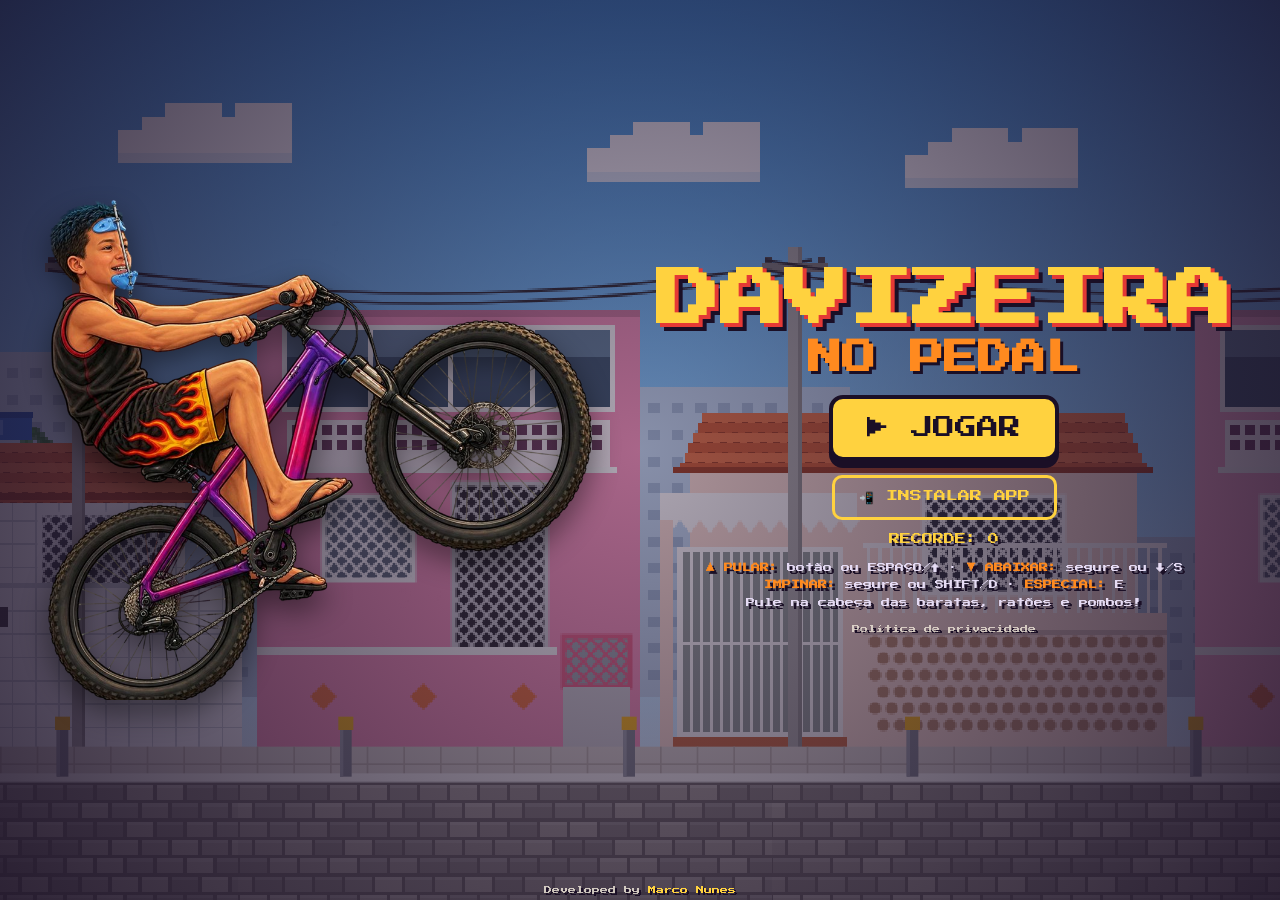
<file: index.html>
<!DOCTYPE html>
<html lang="pt-BR">
<head>
  <meta charset="UTF-8">
  <meta name="viewport" content="width=device-width, initial-scale=1.0, viewport-fit=cover, user-scalable=no">
  <meta name="theme-color" content="#3f9be6">
  <meta name="description" content="Pedale pela quebrada com o Davizeira: pule obstáculos, pegue moedas e impine a bike!">
  <meta name="mobile-web-app-capable" content="yes">
  <meta name="apple-mobile-web-app-capable" content="yes">
  <meta name="apple-mobile-web-app-status-bar-style" content="black-translucent">
  <title>Davizeira no Pedal</title>
  <link rel="manifest" href="manifest.json">
  <link rel="icon" type="image/png" href="icons/icon-192.png">
  <link rel="apple-touch-icon" href="icons/apple-touch-icon.png">
  <link rel="preconnect" href="https://fonts.googleapis.com">
  <link rel="preconnect" href="https://fonts.gstatic.com" crossorigin>
  <link href="https://fonts.googleapis.com/css2?family=Press+Start+2P&display=swap" rel="stylesheet">
  <link rel="stylesheet" href="style.css">
</head>
<body>
  <canvas id="tela"></canvas>

  <!-- HUD -->
  <div class="hud" id="hud" hidden>
    <div class="hud-esq">
      <div class="vidas" id="vidas"></div>
      <div class="moedas"><img src="assets/sprites/icone_7.png" alt=""> <span id="moedas">0</span></div>
    </div>
    <div class="hud-centro">
      <div class="pontos" id="pontos">0</div>
      <div class="combo" id="combo"></div>
    </div>
    <div class="hud-dir">
      <button class="hud-btn" id="btn-som" aria-label="Som">🔊</button>
      <button class="hud-btn" id="btn-pausa" aria-label="Pausar">⏸</button>
    </div>
  </div>

  <!-- Controles de toque -->
  <div class="controles" id="controles" hidden>
    <button class="ctrl ctrl-impinar" id="btn-impinar">IMPINAR</button>
    <button class="ctrl ctrl-especial" id="btn-especial" hidden>
      <span>★ ESPECIAL</span>
      <i class="vida-especial"><b id="barra-especial"></b></i>
    </button>
    <div class="ctrl-dir">
      <button class="ctrl ctrl-seta ctrl-pular" id="btn-pular" aria-label="Pular">▲</button>
      <button class="ctrl ctrl-seta ctrl-abaixar" id="btn-abaixar" aria-label="Abaixar">▼</button>
    </div>
  </div>

  <!-- Tela inicial -->
  <section class="painel ativo" id="tela-inicio">
    <div class="inicio-layout">
    <div class="heroi">
      <div class="impinando" id="impinando" role="img" aria-label="Davizeira impinando a bike">
        <img class="impinando-base" src="assets/davi-impinando.jpg" alt="">
      </div>
    </div>
    <div class="caixa">
      <h1 class="titulo">
        <span class="t1">DAVIZEIRA</span>
        <span class="t2">NO PEDAL</span>
      </h1>
      <button class="btn-jogar" id="btn-jogar">▶ JOGAR</button>
      <button class="btn-sec btn-instalar" id="btn-instalar" hidden>📲 INSTALAR APP</button>
      <p class="recorde">RECORDE: <span id="recorde-inicio">0</span></p>
      <div class="dicas">
        <p><b>▲ PULAR:</b> botão ou ESPAÇO/↑ · <b>▼ ABAIXAR:</b> segure ou ↓/S</p>
        <p><b>IMPINAR:</b> segure ou SHIFT/D · <b>ESPECIAL:</b> E</p>
        <p>Pule na cabeça das baratas, ratões e pombos!</p>
      </div>
      <p class="girar">📱↻ Gire o celular para jogar melhor</p>
      <a class="link-privacidade" href="privacidade.html">Política de privacidade</a>
    </div>
    </div>
  </section>

  <!-- Ajuda para instalar quando o navegador não abre a instalação sozinho -->
  <section class="painel" id="tela-instalar">
    <div class="caixa">
      <h2 class="subtitulo">INSTALAR</h2>
      <div class="dicas passo-a-passo" id="passos-instalar"></div>
      <button class="btn-jogar" id="btn-fechar-instalar">OK</button>
    </div>
  </section>

  <!-- Pausa -->
  <section class="painel" id="tela-pausa">
    <div class="caixa">
      <h2 class="subtitulo">PAUSADO</h2>
      <button class="btn-jogar" id="btn-continuar">▶ CONTINUAR</button>
      <button class="btn-sec" id="btn-sair">MENU</button>
    </div>
  </section>

  <!-- Fim de jogo -->
  <section class="painel" id="tela-fim">
    <div class="caixa">
      <img class="queda" src="assets/sprites/icone_4.png" alt="">
      <h2 class="subtitulo">SE LASCOU!</h2>
      <div class="resultado">
        <p>PONTOS <b id="fim-pontos">0</b></p>
        <p>MOEDAS <b id="fim-moedas">0</b></p>
        <p>RECORDE <b id="fim-recorde">0</b></p>
      </div>
      <p class="novo-recorde" id="novo-recorde" hidden>🏆 NOVO RECORDE!</p>
      <button class="btn-jogar" id="btn-denovo">↻ JOGAR DE NOVO</button>
      <button class="btn-sec" id="btn-menu">MENU</button>
    </div>
  </section>

  <footer class="credito">Developed by <b>Marco Nunes</b></footer>

  <script src="game.js"></script>
  <script>
    // Instala o service worker (funcionar offline / virar app)
    if ('serviceWorker' in navigator) {
      window.addEventListener('load', () => navigator.serviceWorker.register('service-worker.js'));
    }
  </script>
</body>
</html>
</file>
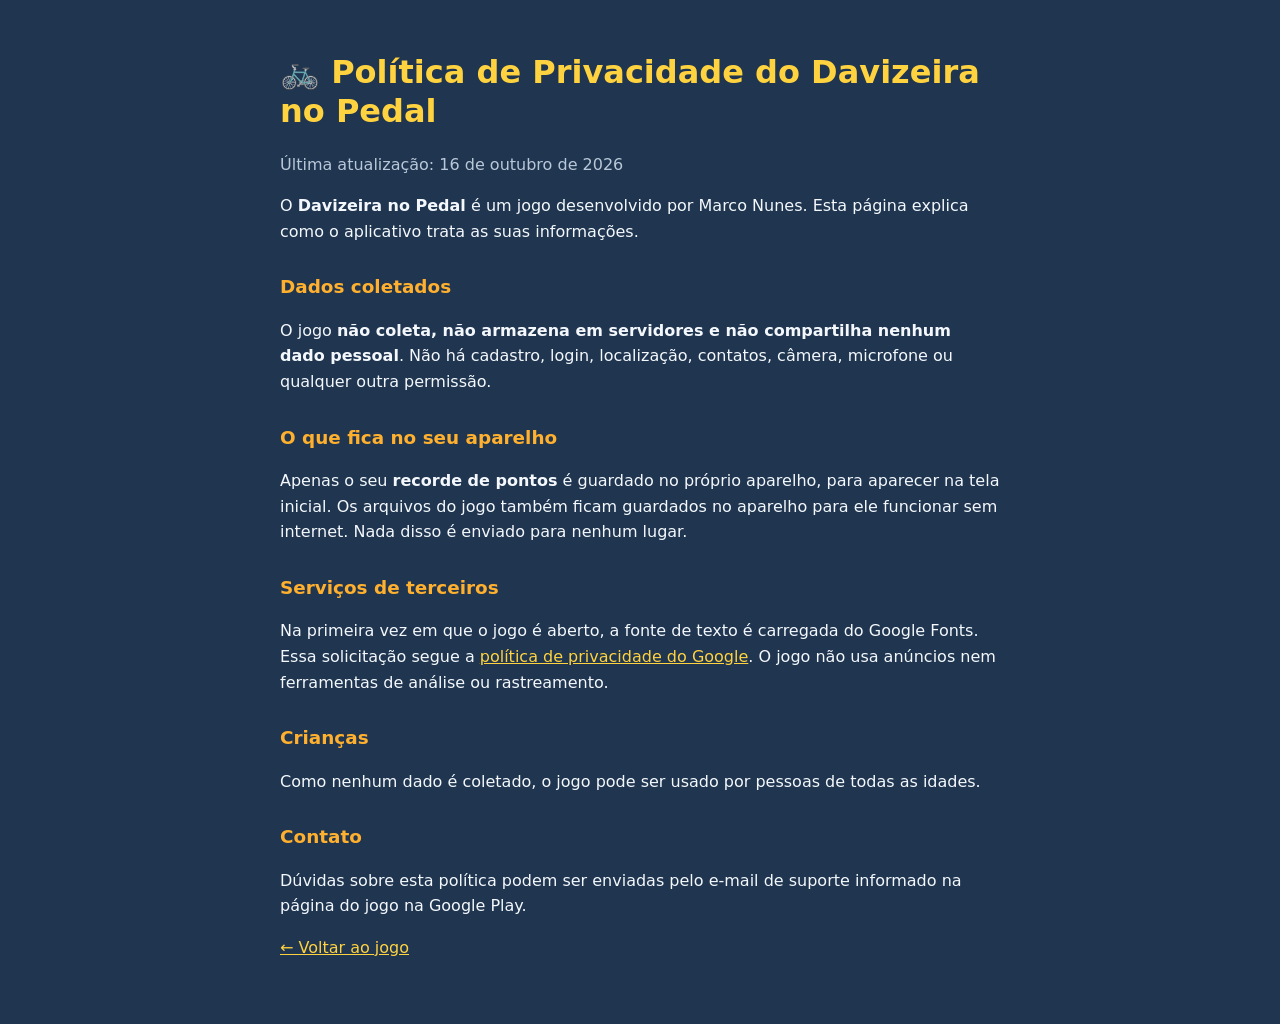
<file: privacidade.html>
<!DOCTYPE html>
<html lang="pt-BR">
<head>
  <meta charset="UTF-8">
  <meta name="viewport" content="width=device-width, initial-scale=1.0">
  <meta name="theme-color" content="#3f9be6">
  <title>Política de Privacidade — Davizeira no Pedal</title>
  <link rel="icon" href="icons/icon-192.png">
  <style>
    body {
      margin: 0;
      padding: 32px 16px 48px;
      background: #1f3550;
      color: #f4f8fc;
      font-family: system-ui, sans-serif;
      line-height: 1.6;
    }
    main { max-width: 720px; margin: 0 auto; }
    h1 { color: #ffd23f; line-height: 1.2; }
    h2 { color: #ffb02e; margin-top: 28px; font-size: 1.15rem; }
    a { color: #ffd23f; }
    .data { color: #b9c8d8; }
  </style>
</head>
<body>
  <main>
    <h1>🚲 Política de Privacidade do Davizeira no Pedal</h1>
    <p class="data">Última atualização: 16 de outubro de 2026</p>

    <p>O <b>Davizeira no Pedal</b> é um jogo desenvolvido por Marco Nunes. Esta página explica como o aplicativo trata as suas informações.</p>

    <h2>Dados coletados</h2>
    <p>O jogo <b>não coleta, não armazena em servidores e não compartilha nenhum dado pessoal</b>. Não há cadastro, login, localização, contatos, câmera, microfone ou qualquer outra permissão.</p>

    <h2>O que fica no seu aparelho</h2>
    <p>Apenas o seu <b>recorde de pontos</b> é guardado no próprio aparelho, para aparecer na tela inicial. Os arquivos do jogo também ficam guardados no aparelho para ele funcionar sem internet. Nada disso é enviado para nenhum lugar.</p>

    <h2>Serviços de terceiros</h2>
    <p>Na primeira vez em que o jogo é aberto, a fonte de texto é carregada do Google Fonts. Essa solicitação segue a <a href="https://policies.google.com/privacy" target="_blank" rel="noopener">política de privacidade do Google</a>. O jogo não usa anúncios nem ferramentas de análise ou rastreamento.</p>

    <h2>Crianças</h2>
    <p>Como nenhum dado é coletado, o jogo pode ser usado por pessoas de todas as idades.</p>

    <h2>Contato</h2>
    <p>Dúvidas sobre esta política podem ser enviadas pelo e-mail de suporte informado na página do jogo na Google Play.</p>

    <p><a href="./">← Voltar ao jogo</a></p>
  </main>
</body>
</html>
</file>
<file: style.css>
* {
  margin: 0;
  padding: 0;
  box-sizing: border-box;
}

[hidden] { display: none !important; }

:root {
  --roxo: #2b1840;
  --laranja: #ff8a1f;
  --amarelo: #ffd23f;
  --vermelho: #e53935;
  --azul: #3f6fe0;
  --texto: #fff8e7;
  --sombra: #1a0f26;
}

html, body {
  height: 100%;
  overflow: hidden;
  background: var(--roxo);
  color: var(--texto);
  font-family: 'Press Start 2P', monospace;
  -webkit-user-select: none;
  user-select: none;
  touch-action: none;
  -webkit-tap-highlight-color: transparent;
}

#tela {
  position: fixed;
  inset: 0;
  width: 100%;
  height: 100%;
  display: block;
  image-rendering: pixelated;
}

button {
  font-family: inherit;
  cursor: pointer;
}

/* ---------- HUD ---------- */
.hud {
  position: fixed;
  top: 0;
  left: 0;
  right: 0;
  display: flex;
  justify-content: space-between;
  align-items: flex-start;
  padding: max(10px, env(safe-area-inset-top)) max(12px, env(safe-area-inset-right)) 0 max(12px, env(safe-area-inset-left));
  pointer-events: none;
  text-shadow: 3px 3px 0 var(--sombra);
}

.hud-esq,
.hud-dir {
  display: flex;
  gap: 10px;
  align-items: center;
  flex: 1;
}

.hud-esq { flex-direction: column; align-items: flex-start; gap: 8px; }
.hud-dir { justify-content: flex-end; }

.vidas { display: flex; gap: 4px; }
.vidas img { width: 26px; image-rendering: pixelated; }
.vidas img.perdida { filter: grayscale(1) brightness(0.4); }

.moedas {
  display: flex;
  align-items: center;
  gap: 6px;
  font-size: 14px;
  color: var(--amarelo);
}

.moedas img { width: 20px; image-rendering: pixelated; }

.hud-centro { text-align: center; flex: 1; }

.pontos {
  font-size: clamp(16px, 3vw, 26px);
}

.combo {
  margin-top: 8px;
  font-size: 12px;
  color: var(--laranja);
  min-height: 1em;
  animation: piscar 0.5s steps(2) infinite;
}

.combo:empty { animation: none; }

.hud-btn {
  pointer-events: auto;
  width: 44px;
  height: 44px;
  font-size: 18px;
  color: var(--texto);
  background: rgba(26, 15, 38, 0.55);
  border: 3px solid var(--texto);
  border-radius: 8px;
}

/* ---------- Controles de toque ---------- */
.controles {
  position: fixed;
  left: 0;
  right: 0;
  bottom: 0;
  display: flex;
  justify-content: space-between;
  padding: 0 max(16px, env(safe-area-inset-right)) max(16px, env(safe-area-inset-bottom)) max(16px, env(safe-area-inset-left));
  pointer-events: none;
}

.ctrl {
  pointer-events: auto;
  width: clamp(84px, 15vw, 140px);
  height: clamp(58px, 20vh, 100px);
  font-size: clamp(9px, 1.6vw, 13px);
  color: var(--texto);
  border: 3px solid rgba(255, 248, 231, 0.9);
  border-radius: 18px;
  box-shadow: 0 5px 0 rgba(26, 15, 38, 0.7);
  text-shadow: 2px 2px 0 var(--sombra);
  touch-action: none;
}

.ctrl-impinar { background: rgba(63, 111, 224, 0.55); }
.ctrl-pular { background: rgba(229, 57, 53, 0.55); }

.ctrl.apertado {
  transform: translateY(4px);
  box-shadow: 0 2px 0 var(--sombra);
  filter: brightness(1.2);
}

/* Em computador com mouse, os botões ficam discretos (usa-se o teclado) */
@media (hover: hover) and (pointer: fine) {
  .ctrl { opacity: 0.55; }
}

/* ---------- Telas (início, pausa, fim) ---------- */
.painel {
  position: fixed;
  inset: 0;
  display: none;
  align-items: center;
  justify-content: center;
  padding: 16px;
  background: radial-gradient(circle, rgba(43, 24, 64, 0.35), rgba(26, 15, 38, 0.85));
}

.painel.ativo { display: flex; }

.caixa {
  display: flex;
  flex-direction: column;
  align-items: center;
  gap: 14px;
  max-height: 100%;
  overflow-y: auto;
  text-align: center;
  text-shadow: 3px 3px 0 var(--sombra);
}

.cabeca {
  width: 72px;
  image-rendering: pixelated;
  animation: balancar 1.6s ease-in-out infinite;
}

.titulo {
  display: flex;
  flex-direction: column;
  gap: 10px;
  line-height: 1;
}

.titulo .t1 {
  font-size: clamp(26px, 7vw, 64px);
  color: var(--amarelo);
  text-shadow: 4px 4px 0 var(--vermelho), 8px 8px 0 var(--sombra);
}

.titulo .t2 {
  font-size: clamp(16px, 4vw, 34px);
  color: var(--laranja);
  text-shadow: 3px 3px 0 var(--sombra);
}

.subtitulo {
  font-size: clamp(22px, 5vw, 40px);
  color: var(--amarelo);
  text-shadow: 4px 4px 0 var(--vermelho), 7px 7px 0 var(--sombra);
}

.btn-jogar {
  margin-top: 6px;
  padding: 18px 34px;
  font-size: clamp(14px, 2.6vw, 22px);
  color: var(--sombra);
  background: var(--amarelo);
  border: 4px solid var(--sombra);
  border-radius: 14px;
  box-shadow: 0 7px 0 var(--sombra);
  text-shadow: none;
  animation: pulsar 1.2s ease-in-out infinite;
}

.btn-jogar:active {
  transform: translateY(5px);
  box-shadow: 0 2px 0 var(--sombra);
}

.btn-sec {
  padding: 12px 24px;
  font-size: 12px;
  color: var(--texto);
  background: transparent;
  border: 3px solid var(--texto);
  border-radius: 10px;
}

.recorde {
  font-size: 11px;
  color: var(--amarelo);
}

.dicas {
  max-width: 520px;
  font-size: 9px;
  line-height: 1.9;
  color: #e6dcf5;
}

.dicas b { color: var(--laranja); }

.girar {
  display: none;
  font-size: 10px;
  color: var(--laranja);
  animation: piscar 1s steps(2) infinite;
}

@media (orientation: portrait) and (max-width: 700px) {
  .girar { display: block; }
}

.queda { width: 140px; image-rendering: pixelated; }

.resultado {
  display: grid;
  gap: 10px;
  font-size: 12px;
}

.resultado b { color: var(--amarelo); margin-left: 8px; }

.novo-recorde {
  font-size: 12px;
  color: var(--laranja);
  animation: piscar 0.6s steps(2) infinite;
}

.credito {
  position: fixed;
  left: 0;
  right: 0;
  bottom: max(6px, env(safe-area-inset-bottom));
  text-align: center;
  font-size: 8px;
  color: rgba(255, 248, 231, 0.75);
  text-shadow: 2px 2px 0 var(--sombra);
  pointer-events: none;
}

.credito b { color: var(--amarelo); font-weight: normal; }

body.jogando .credito { display: none; }

/* Telas baixas (celular deitado) */
@media (max-height: 460px) {
  .caixa { gap: 8px; }
  .cabeca { width: 48px; }
  .titulo .t1 { font-size: clamp(22px, 9vh, 48px); }
  .dicas { font-size: 8px; line-height: 1.7; }
  .btn-jogar { padding: 12px 26px; }
}

@keyframes pulsar {
  50% { transform: scale(1.06); }
}

@keyframes piscar {
  50% { opacity: 0.35; }
}

@keyframes balancar {
  50% { transform: rotate(-8deg) translateY(-4px); }
}

.link-privacidade {
  font-size: 8px;
  color: rgba(255, 248, 231, 0.7);
}

/* ---------- Botão do especial ---------- */
.ctrl-especial {
  position: absolute;
  left: 50%;
  bottom: max(16px, env(safe-area-inset-bottom));
  transform: translateX(-50%);
  display: flex;
  flex-direction: column;
  align-items: center;
  justify-content: center;
  gap: 8px;
  width: clamp(130px, 22vw, 200px);
  color: var(--sombra);
  text-shadow: none;
  background: linear-gradient(180deg, #ffe680, #ffb300);
  border-color: #fff8e7;
  opacity: 1 !important;
  animation: especial 0.6s ease-in-out infinite;
}

.ctrl-especial.apertado { transform: translateX(-50%) translateY(4px); }

.vida-especial {
  display: block;
  width: 80%;
  height: 8px;
  background: rgba(26, 15, 38, 0.45);
  border-radius: 4px;
  overflow: hidden;
}

.vida-especial b {
  display: block;
  height: 100%;
  width: 100%;
  background: #e53935;
  border-radius: 4px;
}

@keyframes especial {
  50% { box-shadow: 0 5px 0 var(--sombra), 0 0 26px 6px rgba(255, 210, 63, 0.85); }
}

/* ---------- Botões da direita: setas ▲ pular e ▼ abaixar ---------- */
.ctrl-dir {
  display: flex;
  flex-direction: column;
  gap: 10px;
}

.ctrl-seta {
  width: clamp(80px, 13vw, 124px);
  height: clamp(50px, 16vh, 84px);
  font-size: clamp(20px, 4vh, 32px);
  font-family: system-ui, sans-serif;
  line-height: 1;
}

.ctrl-abaixar { background: rgba(255, 160, 30, 0.55); }

/* ---------- Instalar app ---------- */
.btn-instalar {
  border-color: var(--amarelo);
  color: var(--amarelo);
}

.passo-a-passo {
  max-width: 460px;
  font-size: 11px;
  line-height: 2.1;
  text-align: left;
}

#tela-instalar { z-index: 10; }

/* ---------- Tela inicial: ilustração do Davi na bike ---------- */
.inicio-layout {
  display: flex;
  align-items: center;
  justify-content: center;
  gap: clamp(16px, 5vw, 72px);
  width: 100%;
  max-height: 100%;
}

.heroi {
  position: relative;
  display: flex;
  flex-direction: column;
  align-items: center;
  flex-shrink: 0;
}

/* ilustração com fundo (cartão com moldura) */
.capa {
  height: min(80vh, 560px);
  max-width: 48vw;
  object-fit: cover;
  border: 4px solid var(--texto);
  border-radius: 18px;
  box-shadow: 0 8px 0 var(--sombra), 0 18px 40px rgba(0, 0, 0, 0.35);
  animation: flutuar 3s ease-in-out infinite;
}

/* ilustração recortada (fundo transparente): solta em cima do cenário */
.capa.recortada {
  border: none;
  border-radius: 0;
  box-shadow: none;
  object-fit: contain;
  filter: drop-shadow(0 10px 14px rgba(0, 0, 0, 0.45));
}

@keyframes flutuar {
  50% { transform: translateY(-6px); }
}

/* celular em pé: Davi em cima, menu embaixo */
@media (orientation: portrait) {
  .inicio-layout { flex-direction: column; gap: 10px; }
  .capa { height: min(34vh, 300px); max-width: 90vw; }
}

/* celular deitado: imagem um pouco menor para caber o menu */
@media (max-height: 460px) {
  .capa { height: 80vh; }
}

/* ---------- Tela inicial: Davi impinando ---------- */
.impinando {
  position: relative;
  height: min(72vh, 500px);
  aspect-ratio: 900 / 827;
  max-width: 50vw;
  filter: drop-shadow(0 12px 14px rgba(0, 0, 0, 0.45));
  transform-origin: 18% 99%;            /* apoio na roda de trás */
  animation: grau 1.8s ease-in-out infinite;
}

/* cor em JPEG (leve) + transparência numa máscara PNG: mesma qualidade, bem menor */
.impinando-base {
  display: block;
  width: 100%;
  height: 100%;
  -webkit-mask-image: url(assets/davi-impinando-mascara.png);
  mask-image: url(assets/davi-impinando-mascara.png);
  -webkit-mask-size: 100% 100%;
  mask-size: 100% 100%;
}

@keyframes grau {
  0%, 100% { transform: rotate(-1.5deg); }
  50% { transform: rotate(2deg) translateY(-2px); }
}

@media (orientation: portrait) {
  .impinando { height: auto; width: min(82vw, 380px); max-width: none; }
}

@media (max-height: 460px) {
  .impinando { height: 78vh; }
}

@media (prefers-reduced-motion: reduce) {
  .impinando { animation: none; }
}
</file>
